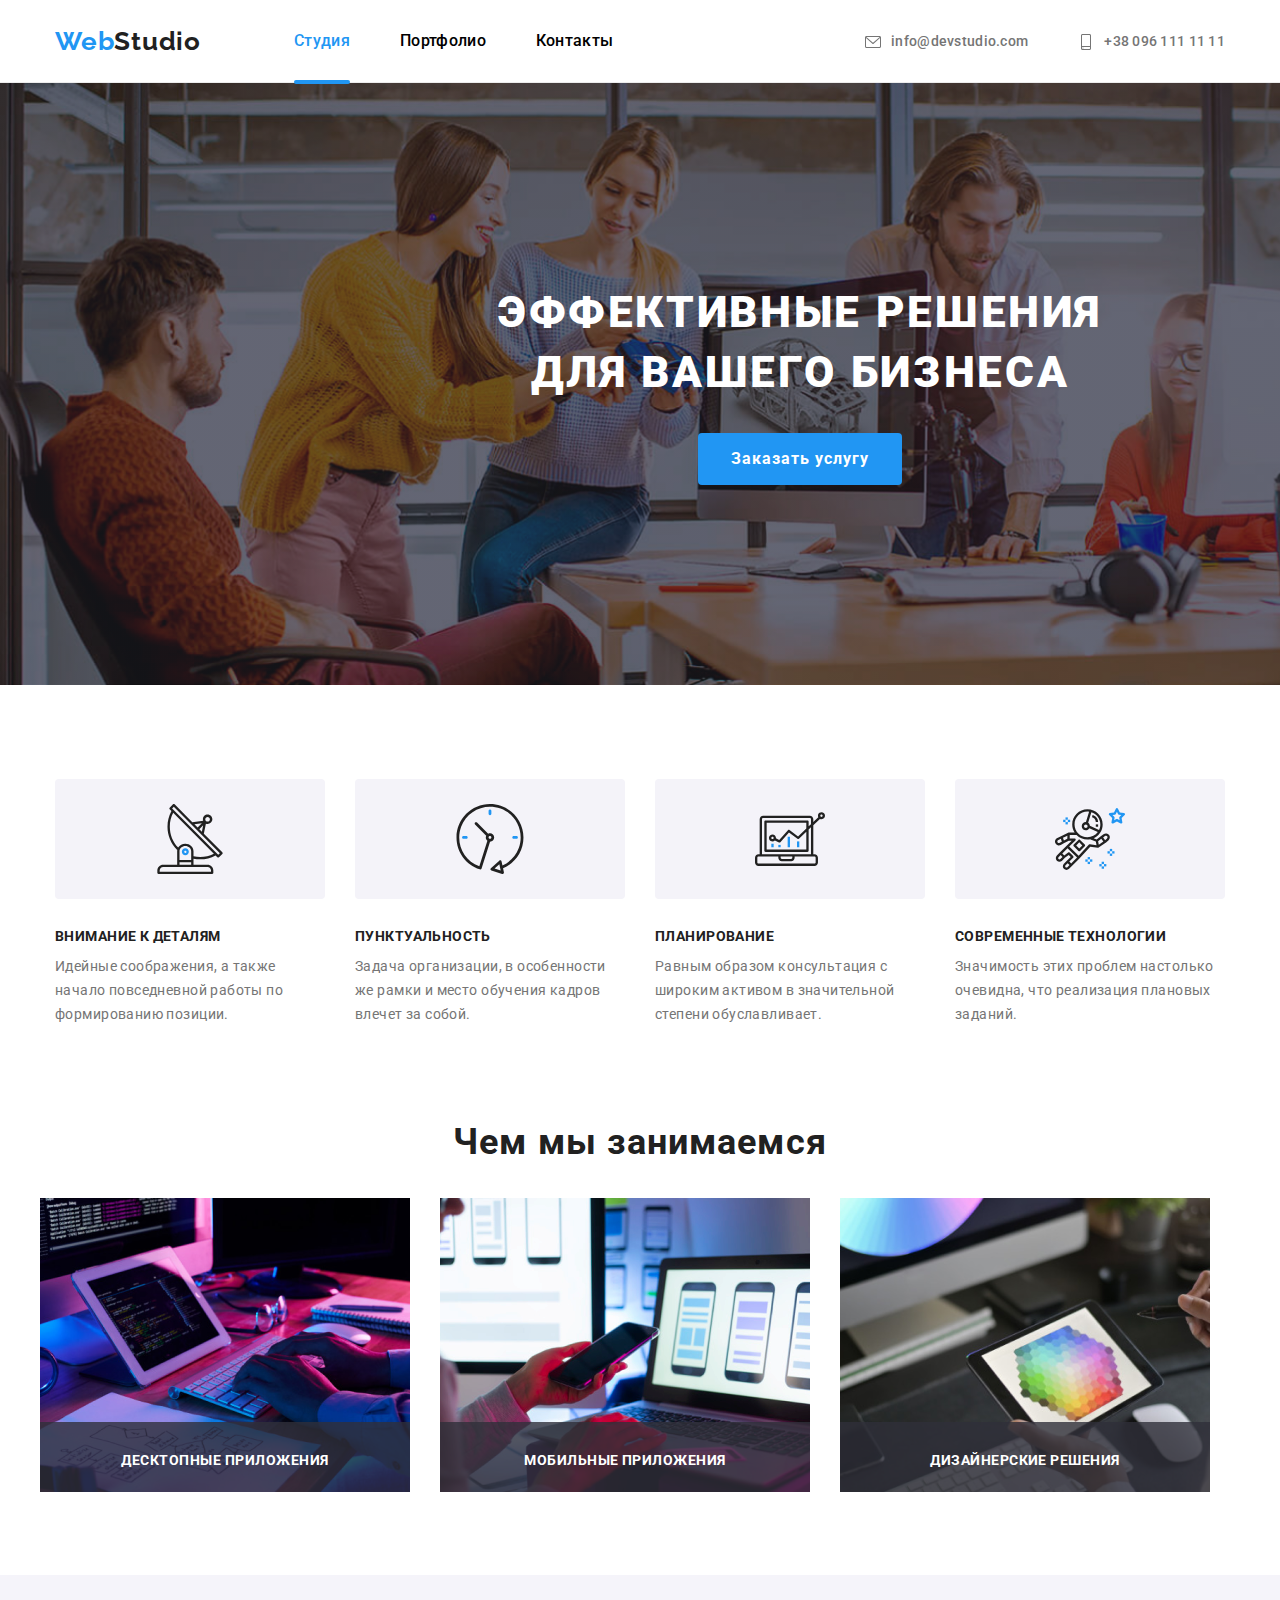
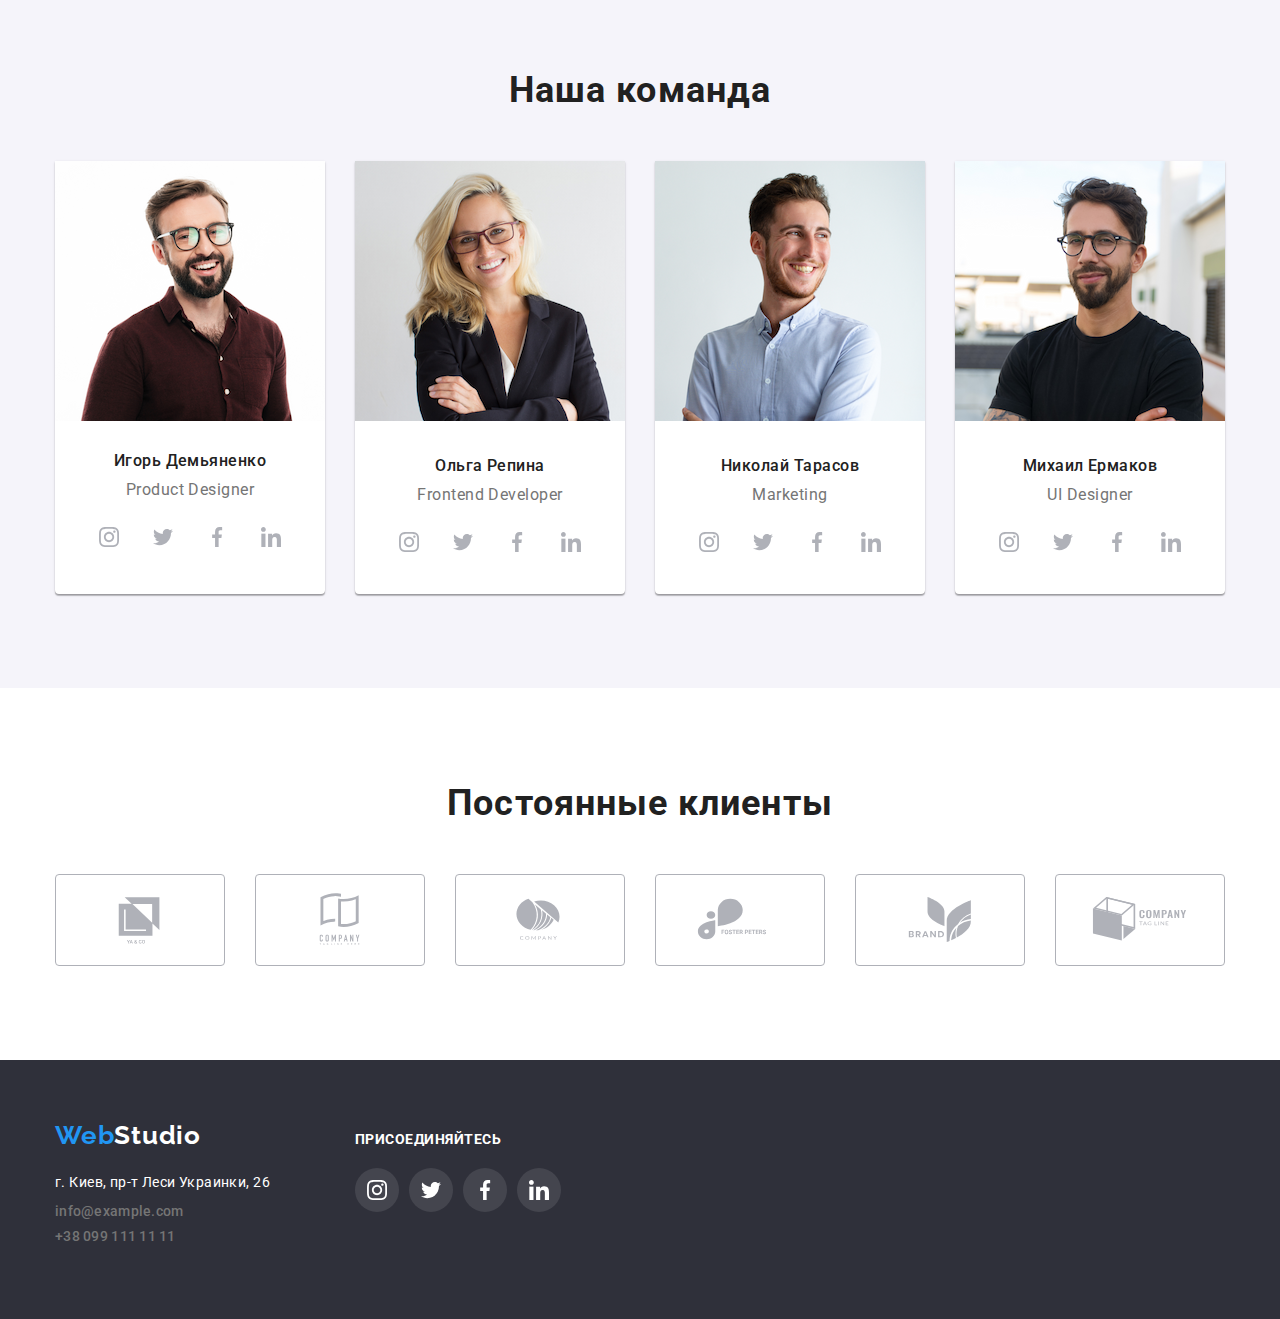
<file: index.html>
<!DOCTYPE html>
<html lang="en">
  <head>
    <meta charset="UTF-8" />
    <meta http-equiv="X-UA-Compatible" content="IE=edge" />
    <meta name="viewport" content="width=device-width, initial-scale=1.0" />
    <title>goit-markup-hw-03</title>
    <link rel="preconnect" href="https://fonts.googleapis.com" />
    <link rel="preconnect" href="https://fonts.gstatic.com" crossorigin />
    <link rel="stylesheet" href="css/normalize.css" />
    <link
      href="https://fonts.googleapis.com/css2?family=Raleway:wght@700&family=Roboto:wght@400;500;700&display=swap"
      rel="stylesheet"
    />
    <link rel="stylesheet" href="css/style.css" />
  </head>
  <body>
    <!--Header-->
    <header class="header">
      <div class="container">
        <nav class="nav-container">
          <a href="./index.html" class="webstudio"
            >Web<span class="color1">Studio</span></a
          >
          <ul class="links">
            <li class="list">
              <a href="index.html" class="work-links active-menu">Студия</a>
            </li>
            <li class="list">
              <a href="portfolio.html" class="work-links">Портфолио</a>
            </li>
            <li class="list"><a href="#" class="work-links">Контакты</a></li>
          </ul>
        </nav>
        <ul class="address">
          <li class="email">
            <a href="mailto:info@devstudio.com" class="contacts">
              <svg class="icon" width="16" height="16">
                <use
                  href="./img-goit-hw-1/svg/symbol-defs.svg#icon-envelope"
                ></use>
              </svg>info@devstudio.com</a
            >
          </li>
          <li>
            <a href="tel:+380961111111" class="contacts">
              <svg class="icon" width="16" height="16">
                <use
                  href="./img-goit-hw-1/svg/symbol-defs.svg#icon-smartphone"
                ></use></svg>+38 096 111 11 11</a
            >
          </li>
        </ul>
      </div>
    </header>

    <!--Main-->
    <main>
      <section class="hero">
        <div class="container">
          <h1 class="effective_decisions">
            Эффективные решения <br />
            для вашего бизнеса
          </h1>
          <button class="button_order_service" type="button" data-modal-open>Заказать услугу</button>
        </div>
      </section>

      <!--Skills-->
      <section class="section">
        <div class="container">
          <ul class="description">
            <li class="skills_list">
              <div class="icon-features">
                <svg width="70" height="70">
                  <use href="./img-goit-hw-1/svg/symbol-defs-pics.svg#icon-antenna"></use>
                </svg>
              </div>
              <h3 class="skills">Внимание к деталям</h3>
              <p class="skill_blocks">
                Идейные соображения, а также начало повседневной работы по
                формированию позиции.
              </p>
            </li>
            <li class="skills_list">
              <div class="icon-features">
                <svg width="70" height="70">
                  <use href="./img-goit-hw-1/svg/symbol-defs-pics.svg#icon-clock"></use>
                </svg>
              </div>
              <h3 class="skills">Пунктуальность</h3>
              <p class="skill_blocks">
                Задача организации, в особенности же рамки и место обучения
                кадров влечет за собой.
              </p>
            </li>
            <li class="skills_list">
              <div class="icon-features">
                <svg width="70" height="70">
                  <use href="./img-goit-hw-1/svg/symbol-defs-pics.svg#icon-diagram"></use>
                </svg>
              </div>
              <h3 class="skills">Планирование</h3>
              <p class="skill_blocks">
                Равным образом консультация с широким активом в значительной
                степени обуславливает.
              </p>
            </li>
            <li class="skills_list">
              <div class="icon-features">
                <svg width="70" height="70">
                  <use href="./img-goit-hw-1/svg/symbol-defs-pics.svg#icon-astronaut"></use>
                </svg>
              </div>
              <h3 class="skills">Современные технологии</h3>
              <p class="skill_blocks">
                Значимость этих проблем настолько очевидна, что реализация
                плановых заданий.
              </p>
            </li>
          </ul>
        </div>
      </section>

      <!--Чем мы занимаемся + 3 картинки-->
      <section class="what_we_are_doing">
        <div class="container">
          <h2 class="tasks">Чем мы занимаемся</h2>
          <ul class="services">
            <li class="img_list">
              <img
                src="img-goit-hw-1/img.png"
                alt="1234"
                width="370"
                height="294"
              />
              <div class="position">
                <p class="position-title">ДЕСКТОПНЫЕ ПРИЛОЖЕНИЯ</p>
              </div>
            </li>
            <li class="img_list">
              <img
                src="img-goit-hw-1/img(1).png"
                alt="1234"
                width="370"
                height="294"
              />
              <div class="position">
                <p class="position-title">МОБИЛЬНЫЕ ПРИЛОЖЕНИЯ</p>
              </div>
            </li>
            <li class="img_list">
              <img
                src="img-goit-hw-1/img(2).png"
                alt="1234"
                width="370"
                height="294"
              />
              <div class="position">
                <p class="position-title">ДИЗАЙНЕРСКИЕ РЕШЕНИЯ</p>
              </div>
            </li>
          </ul>
        </div>
      </section>

      <!--Сотрудники-->
      <section class="section2">
        <div class="container">
          <h2 class="team">Наша команда</h2>
          <ul class="employees">
            <li class="employees-list">
              <img
                class="photo"
                src="img-goit-hw-1/photo1.png"
                alt="1234"
                width="270"
                height="260"
              />
              <div class="details">
                <h3 class="name">Игорь Демьяненко</h3>
                <p class="job">Product Designer</p>
                <ul class="list icon-flex">
                  <li>
                    <a class="icon-team" href="">
                      <svg class="icon-soc" width="20" height="20">
                        <use
                          href="./img-goit-hw-1/svg/symbol-defs.svg#icon-insta"
                        ></use>
                      </svg>
                    </a>
                  </li>
                  <li>
                    <a class="icon-team" href="">
                      <svg class="icon-soc" width="20" height="20">
                        <use
                          href="./img-goit-hw-1/svg/symbol-defs.svg#icon-twitter"
                        ></use>
                      </svg>
                    </a>
                  </li>
                  <li>
                    <a class="icon-team" href="">
                      <svg class="icon-soc" width="20" height="20">
                        <use
                          href="./img-goit-hw-1/svg/symbol-defs.svg#icon-fb"
                        ></use>
                      </svg>
                    </a>
                  </li>
                  <li>
                    <a class="icon-team" href="">
                      <svg class="icon-soc" width="20" height="20">
                        <use
                          href="./img-goit-hw-1/svg/symbol-defs.svg#icon-linkedin"
                        ></use>
                      </svg>
                    </a>
                  </li>
                </ul>
              </div>
            </li>
            <li class="employees-list">
              <img
                src="img-goit-hw-1/photo2.png"
                alt="1234"
                width="270"
                height="260"
              />
              <div class="details">
                <h3 class="name">Ольга Репина</h3>
                <p class="job">Frontend Developer</p>
                <ul class="list icon-flex">
                  <li>
                    <a class="icon-team" href="">
                      <svg class="icon-soc" width="20" height="20">
                        <use
                          href="./img-goit-hw-1/svg/symbol-defs.svg#icon-insta"
                        ></use>
                      </svg>
                    </a>
                  </li>
                  <li>
                    <a class="icon-team" href="">
                      <svg class="icon-soc" width="20" height="20">
                        <use
                          href="./img-goit-hw-1/svg/symbol-defs.svg#icon-twitter"
                        ></use>
                      </svg>
                    </a>
                  </li>
                  <li>
                    <a class="icon-team" href="">
                      <svg class="icon-soc" width="20" height="20">
                        <use
                          href="./img-goit-hw-1/svg/symbol-defs.svg#icon-fb"
                        ></use>
                      </svg>
                    </a>
                  </li>
                  <li>
                    <a class="icon-team" href="">
                      <svg class="icon-soc" width="20" height="20">
                        <use
                          href="./img-goit-hw-1/svg/symbol-defs.svg#icon-linkedin"
                        ></use>
                      </svg>
                    </a>
                  </li>
                </ul>
              </div>
            </li>
            <li class="employees-list">
              <img
                src="img-goit-hw-1/photo3.png"
                alt="1234"
                width="270"
                height="260"
              />
              <div class="details">
                <h3 class="name">Николай Тарасов</h3>
                <p class="job">Marketing</p>
                <ul class="list icon-flex">
                  <li>
                    <a class="icon-team" href="">
                      <svg class="icon-soc" width="20" height="20">
                        <use
                          href="./img-goit-hw-1/svg/symbol-defs.svg#icon-insta"
                        ></use>
                      </svg>
                    </a>
                  </li>
                  <li>
                    <a class="icon-team" href="">
                      <svg class="icon-soc" width="20" height="20">
                        <use
                          href="./img-goit-hw-1/svg/symbol-defs.svg#icon-twitter"
                        ></use>
                      </svg>
                    </a>
                  </li>
                  <li>
                    <a class="icon-team" href="">
                      <svg class="icon-soc" width="20" height="20">
                        <use
                          href="./img-goit-hw-1/svg/symbol-defs.svg#icon-fb"
                        ></use>
                      </svg>
                    </a>
                  </li>
                  <li>
                    <a class="icon-team" href="">
                      <svg class="icon-soc" width="20" height="20">
                        <use
                          href="./img-goit-hw-1/svg/symbol-defs.svg#icon-linkedin"
                        ></use>
                      </svg>
                    </a>
                  </li>
                </ul>
              </div>
            </li>
            <li class="employees-list">
              <img
                src="img-goit-hw-1/photo4.png"
                alt="1234"
                width="270"
                height="260"
              />
              <div class="details">
                <h3 class="name">Михаил Ермаков</h3>
                <p class="job">UI Designer</p>
                <ul class="list icon-flex">
                  <li>
                    <a class="icon-team" href="">
                      <svg class="icon-soc" width="20" height="20">
                        <use
                          href="./img-goit-hw-1/svg/symbol-defs.svg#icon-insta"
                        ></use>
                      </svg>
                    </a>
                  </li>
                  <li>
                    <a class="icon-team" href="">
                      <svg class="icon-soc" width="20" height="20">
                        <use
                          href="./img-goit-hw-1/svg/symbol-defs.svg#icon-twitter"
                        ></use>
                      </svg>
                    </a>
                  </li>
                  <li>
                    <a class="icon-team" href="">
                      <svg class="icon-soc" width="20" height="20">
                        <use
                          href="./img-goit-hw-1/svg/symbol-defs.svg#icon-fb"
                        ></use>
                      </svg>
                    </a>
                  </li>
                  <li>
                    <a class="icon-team" href="">
                      <svg class="icon-soc" width="20" height="20">
                        <use
                          href="./img-goit-hw-1/svg/symbol-defs.svg#icon-linkedin"
                        ></use>
                      </svg>
                    </a>
                  </li>
                </ul>
              </div>
            </li>
          </ul>
        </div>
      </section>
      <section class="clients">
        <div class="container">
          <h2 class="const_clients">Постоянные клиенты</h2>
          <ul class="list icon-flex">
            <li>
              <a class="list clients-box" href="">
                <svg class="icon-client" width="106" height="60">
                  <use href="./img-goit-hw-1/svg/symbol-defs.svg#logo-0"></use>
                </svg>
              </a>
            </li>
            <li>
              <a class="clients-box" href="">
                <svg class="icon-client" width="106" height="60">
                  <use href="./img-goit-hw-1/svg/symbol-defs.svg#logo-1"></use>
                </svg>
              </a>
            </li>
            <li>
              <a class="clients-box" href="">
                <svg class="icon-client" width="106" height="60">
                  <use href="./img-goit-hw-1/svg/symbol-defs.svg#logo-2"></use>
                </svg>
              </a>
            </li>
            <li>
              <a class="clients-box" href="">
                <svg class="icon-client" width="106" height="60">
                  <use href="./img-goit-hw-1/svg/symbol-defs.svg#logo-3"></use>
                </svg>
              </a>
            </li>
            <li>
              <a class="clients-box" href="">
                <svg class="icon-client" width="106" height="60">
                  <use href="./img-goit-hw-1/svg/symbol-defs.svg#logo-4"></use>
                </svg>
              </a>
            </li>
            <li>
              <a class="clients-box" href="">
                <svg class="icon-client" width="106" height="60">
                  <use href="./img-goit-hw-1/svg/symbol-defs.svg#logo-5"></use>
                </svg>
              </a>
            </li>
          </ul>
        </div>
      </section>
    </main>

    <!--Footer-->
    <footer class="footer">
      <div class="container">
        <div class="list footer-flex">
          <div class="footer-box">
        <a href="./index.html" class="webstudio-footer"
          >Web<span class="color2">Studio</span></a
        >
        <address class="adress mail">
          <p class="adress">г. Киев, пр-т Леси Украинки, 26</p>
          <ul>
            <li class="mailto">
              <a href="mailto:info@example.com" class="contacts-footer"
                >info@example.com</a
              >
            </li>
            <li>
              <a href="tel:+380991111111" class="contacts-footer">+38 099 111 11 11</a>
            </li>
          </ul>
        </address>
      </div>
      <div class="footer-box">
        <div>
          <h2 class="join">ПРИСОЕДИНЯЙТЕСЬ</h2>
              <ul class="list icon-join-flex">
                <li class="item">
                  <a class="icon-team" href="">
                    <svg class="icon-join" width="20" height="20">
                      <use href="./img-goit-hw-1/svg/symbol-defs.svg#icon-insta"></use>
                    </svg>
                  </a>
                </li>
                <li class="item">
                  <a class="icon-team" href="">
                    <svg class="icon-join" width="20" height="20">
                      <use href="./img-goit-hw-1/svg/symbol-defs.svg#icon-twitter"></use>
                    </svg>
                  </a>
                </li>
                <li class="item">
                  <a class="icon-team" href="">
                    <svg class="icon-join" width="20" height="20">
                      <use href="./img-goit-hw-1/svg/symbol-defs.svg#icon-fb"></use>
                    </svg>
                  </a>
                </li>
                <li class="item">
                  <a class="icon-team" href="">
                    <svg class="icon-join" width="20" height="20">
                      <use href="./img-goit-hw-1/svg/symbol-defs.svg#icon-linkedin"></use>
                    </svg>
                  </a>
                </li>
              </ul>
            </div>
          </div>
        </div>
      </div>
    </footer>

    <div class="backdrop is-hidden" data-modal>
      <div class="modal">
        <button class="modal-close" data-modal-close>
          <svg class="close-icon">
            <use href="./img-goit-hw-1/svg/close.svg#icon-close"></use>
          </svg>
        </button>
      </div>
    </div>
    <script src="./JS/modal.js"></script>
  </body>
</html>
</file>
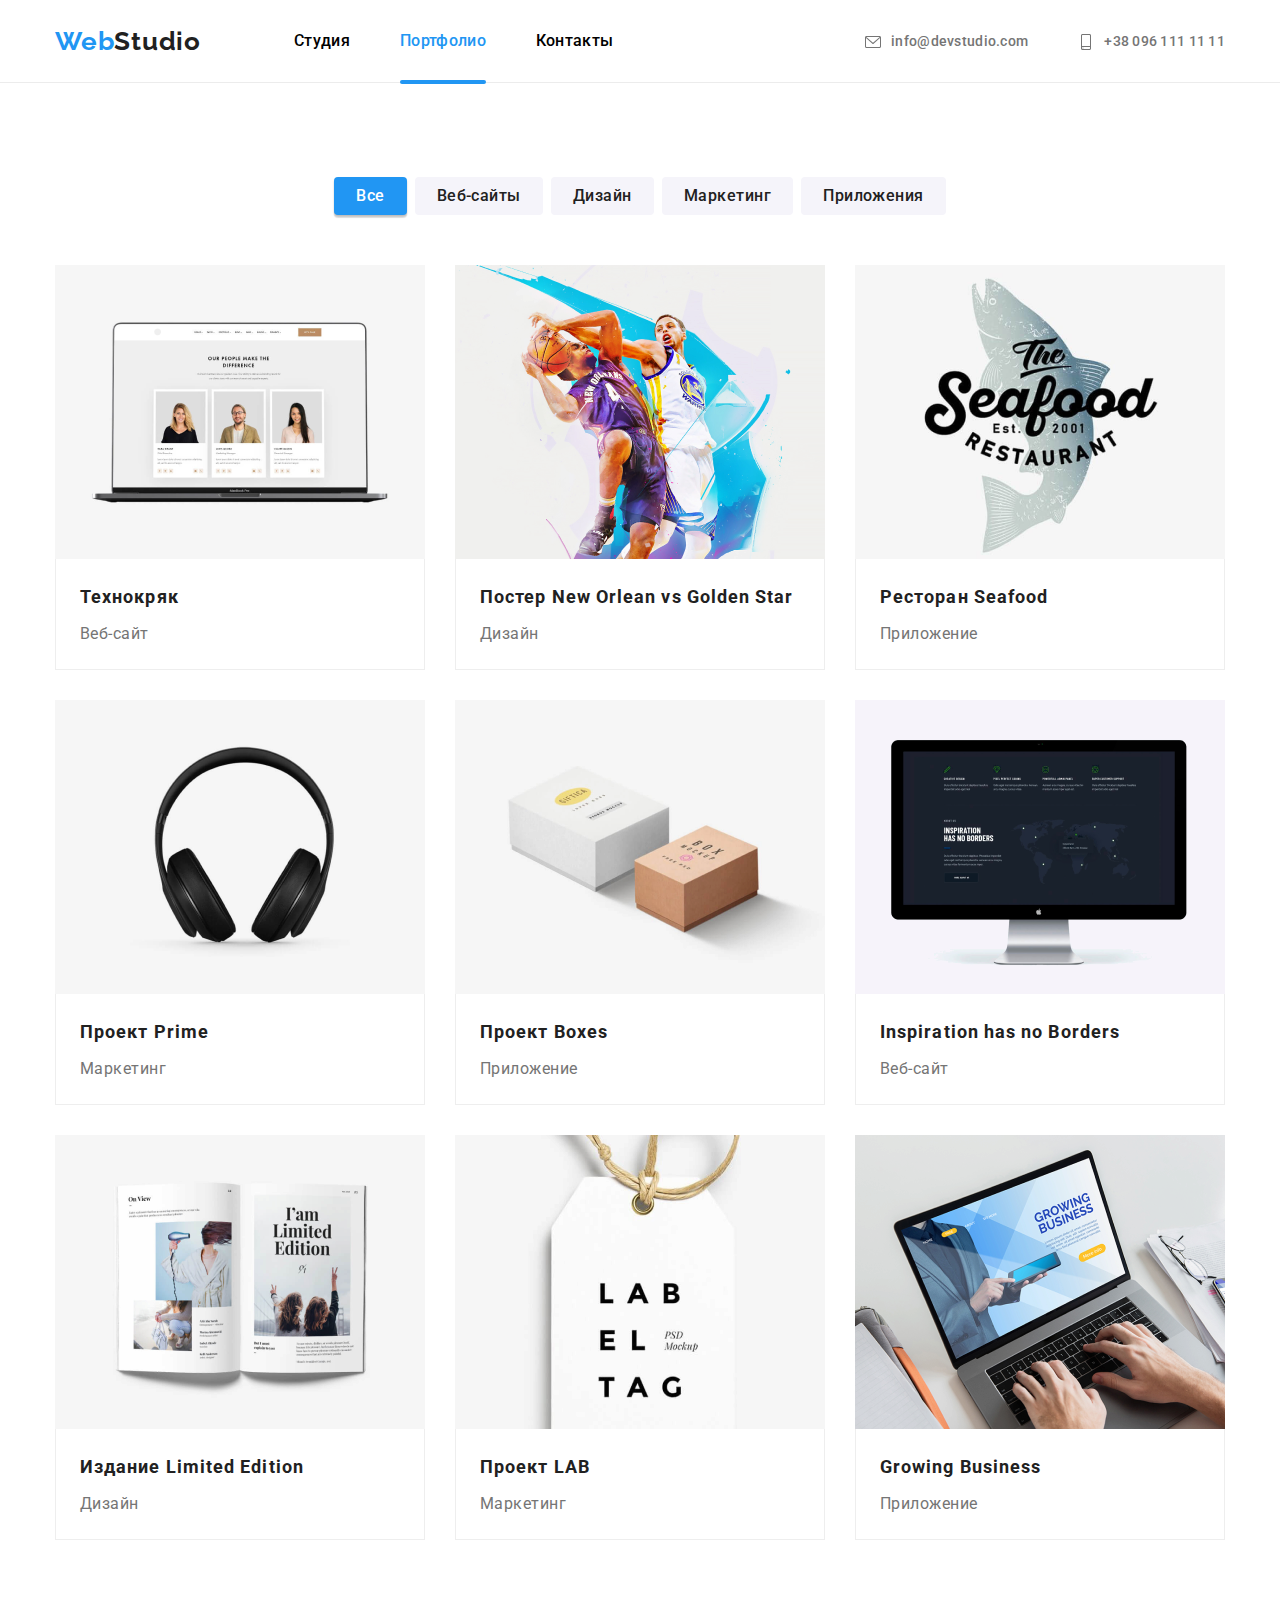
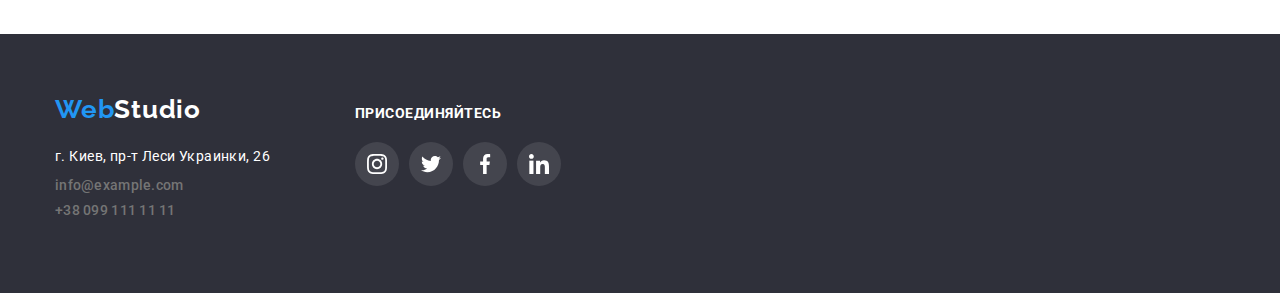
<file: portfolio.html>
<!DOCTYPE html>
<html lang="en">
  <head>
    <meta charset="UTF-8" />
    <meta http-equiv="X-UA-Compatible" content="IE=edge" />
    <meta name="viewport" content="width=device-width, initial-scale=1.0" />
    <title>goit-markup-hw-03</title>
    <link rel="preconnect" href="https://fonts.googleapis.com" />
    <link rel="preconnect" href="https://fonts.gstatic.com" crossorigin />
    <link rel="stylesheet" href="css/normalize.css" />
    <link
      href="https://fonts.googleapis.com/css2?family=Raleway:wght@700&family=Roboto:wght@400;500;700&display=swap"
      rel="stylesheet"
    />
    <link rel="stylesheet" href="css/style.css" />
  </head>
  <body>
    <!--Header-->
    <header class="header">
      <div class="container">
        <nav class="nav-container">
          <a href="./index.html" class="webstudio"
            >Web<span class="color1">Studio</span></a
          >
          <ul class="links">
            <li class="list">
              <a href="index.html" class="work-links">Студия</a>
            </li>
            <li class="list">
              <a href="portfolio.html" class="work-links active-menu"
                >Портфолио</a
              >
            </li>
            <li class="list"><a href="#" class="work-links">Контакты</a></li>
          </ul>
        </nav>
        <ul class="address">
          <li class="email">
            <a href="mailto:info@devstudio.com" class="contacts">
              <svg class="icon" width="16" height="16">
                <use
                  href="./img-goit-hw-1/svg/symbol-defs.svg#icon-envelope"
                ></use>
              </svg>info@devstudio.com</a
            >
          </li>
          <li>
            <a href="tel:+380961111111" class="contacts">
              <svg class="icon" width="16" height="16">
                <use
                  href="./img-goit-hw-1/svg/symbol-defs.svg#icon-smartphone"
                ></use></svg>+38 096 111 11 11</a
            >
          </li>
        </ul>
      </div>
    </header>

    <!--Портфолио-->
    <main>
      <section class="section">
        <div class="container">
          <h1 class="visually-hidden">Zagolovok</h1>
          <!--Кнопки-->
              <ul class="buttons_list nav-port">
                <li class="button_item">
                  <button
                    type="button"
                    class="button_profile_lists active-button"
                  >
                    Все
                  </button>
                </li>
                <li class="button_item">
                  <button type="button" class="button_profile_lists">
                    Веб-сайты
                  </button>
                </li>
                <li class="button_item">
                  <button type="button" class="button_profile_lists">
                    Дизайн
                  </button>
                </li>
                <li class="button_item">
                  <button type="button" class="button_profile_lists">
                    Маркетинг
                  </button>
                </li>
                <li class="button_item">
                  <button type="button" class="button_profile_lists">
                    Приложения
                  </button>
                </li>
              </ul>
            <!--Услуги-->
              <ul class="services section_services_list">
                <li class="port_item">
                  <a class="goods" href="#"
                    >
                    <div class="vnezapno">
                      <img
                      class="port_img_list"
                      src="img-goit-hw-1/tehnokriak.png"
                      alt=""
                      width="370"
                      height="294"
                    />
                    <div class="poster_overlay">
                    <p class="explanation">
                        Технокряк это современная площадка распространения
                        коронавируса. Компании используют эту платформу для
                        цифрового шпионажа и атак на защищённые сервера
                        конкурентов.
                      </p>
                    </div>
                  </div>
                    <div class="port_text">
                      <h2 class="brand">Технокряк</h2>
                      <p class="type">Веб-сайт</p>
                    </div>
                  </a>
                </li>
                <li class="port_item">
                  <a href="#" class="goods">
                    <div class="vnezapno">
                    <img class="port_img_list"
                      src="img-goit-hw-1/Goldn star.png"
                      alt=""
                      width="370"
                      height="294"
                    />
                    <div class="poster_overlay">
                      <p class="explanation">
                          Постер о двух потных мужиках с ненавистью дерущихся за мячик
                        </p>
                      </div>
                    </div>
                    <div class="port_text">
                      <h2 class="brand">Постер New Orlean vs Golden Star</h2>
                      <p class="type">Дизайн</p>
                    </div>
                  </a>
                </li>
                <li class="port_item">
                  <a href="#" class="goods">
                    <div class="vnezapno">
                    <img class="port_img_list"
                      src="img-goit-hw-1/Seafood.png"
                      alt=""
                      width="370"
                      height="294"
                    />
                    <div class="poster_overlay">
                      <p class="explanation">
                          Seafood restaurant - ресторан, в котором вот уже 20 лет подают... кто бы мог подумать... РЫБУ!
                        </p>
                      </div>
                    </div>
                    <div class="port_text">
                      <h2 class="brand">Ресторан Seafood</h2>
                      <p class="type">Приложение</p>
                    </div>
                  </a>
                </li>
                <li class="port_item">
                  <a href="#" class="goods">
                    <div class="vnezapno">
                    <img class="port_img_list"
                      src="img-goit-hw-1/Prime.png"
                      alt=""
                      width="370"
                      height="294"
                    />
                    <div class="poster_overlay">
                      <p class="explanation">
                          Это наушники. А вы что подумали?
                        </p>
                      </div>
                    </div>
                    <div class="port_text">
                      <h2 class="brand">Проект Prime</h2>
                      <p class="type">Маркетинг</p>
                    </div>
                  </a>
                </li>
                <li class="port_item">
                  <a href="#" class="goods">
                    <div class="vnezapno">
                    <img class="port_img_list"
                      src="img-goit-hw-1/Boxes.png"
                      alt=""
                      width="370"
                      height="294"
                    />
                    <div class="poster_overlay">
                      <p class="explanation">
                          Мы для всего найдем подходящую коробку. И для всех, если надо.
                        </p>
                      </div>
                    </div>
                    <div class="port_text">
                      <h2 class="brand">Проект Boxes</h2>
                      <p class="type">Приложение</p>
                    </div>
                  </a>
                </li>
                <li class="port_item">
                  <a href="#" class="goods">
                    <div class="vnezapno">
                    <img class="port_img_list"
                      src="img-goit-hw-1/Inspiration.png"
                      alt=""
                      width="370"
                      height="294"
                    />
                    <div class="poster_overlay">
                      <p class="explanation">
                        Веб-конференция, посвященная тематике пандемии нового глобального вируса InspIRAtioN-21, преодолевающего любые границы.
                        </p>
                      </div>
                    </div>
                    <div class="port_text">
                      <h2 class="brand">Inspiration has no Borders</h2>
                      <p class="type">Веб-сайт</p>
                    </div>
                  </a>
                </li>
                <li class="port_item">
                  <a href="#" class="goods">
                    <div class="vnezapno">
                    <img class="port_img_list"
                      src="img-goit-hw-1/Ltd Edition.png"
                      alt=""
                      width="370"
                      height="294"
                    />
                    <div class="poster_overlay">
                      <p class="explanation">
                          Бестселлер о двух уникальных девушках, которые не умеют пользоваться феном, зато знают как показать цифру 2 пальцами.
                        </p>
                      </div>
                    </div>
                    <div class="port_text">
                      <h2 class="brand">Издание Limited Edition</h2>
                      <p class="type">Дизайн</p>
                    </div>
                  </a>
                </li>
                <li class="port_item">
                  <a href="#" class="goods">
                    <div class="vnezapno">
                    <img class="port_img_list"
                      src="img-goit-hw-1/LAB.png"
                      alt=""
                      width="370"
                      height="294"
                    />
                    <div class="poster_overlay">
                      <p class="explanation">
                          Компания по производству спецбирок для паталогоанатомов и судмедэкспертов.
                        </p>
                      </div>
                    </div>
                    <div class="port_text">
                      <h2 class="brand">Проект LAB</h2>
                      <p class="type">Маркетинг</p>
                    </div>
                  </a>
                </li>
                <li class="port_item">
                  <a href="#" class="goods">
                    <div class="vnezapno">
                    <img class="port_img_list"
                      src="img-goit-hw-1/Growing Business.png"
                      alt=""
                      width="370"
                      height="294"
                    />
                    <div class="poster_overlay">
                      <p class="explanation">
                          "Он честно вырастит!" - сказал Кот Базилио.
                        </p>
                      </div>
                    </div>
                    <div class="port_text">
                      <h2 class="brand">Growing Business</h2>
                      <p class="type">Приложение</p>
                    </div>
                  </a>
                </li>
          </ul>
        </div>
      </section>
    </main>

  <!--Footer-->
  <footer class="footer">
    <div class="container">
      <div class="list footer-flex">
        <div class="footer-box">
      <a href="./index.html" class="webstudio-footer"
        >Web<span class="color2">Studio</span></a
      >
      <address class="adress mail">
        <p class="adress">г. Киев, пр-т Леси Украинки, 26</p>
        <ul>
          <li class="mailto">
            <a href="mailto:info@example.com" class="contacts-footer"
              >info@example.com</a
            >
          </li>
          <li>
            <a href="tel:+380991111111" class="contacts-footer">+38 099 111 11 11</a>
          </li>
        </ul>
      </address>
    </div>
    <div class="footer-box">
      <div>
        <h2 class="join">ПРИСОЕДИНЯЙТЕСЬ</h2>
            <ul class="list icon-join-flex">
              <li class="item">
                <a class="icon-team" href="">
                  <svg class="icon-join" width="20" height="20">
                    <use href="./img-goit-hw-1/svg/symbol-defs.svg#icon-insta"></use>
                  </svg>
                </a>
              </li>
              <li class="item">
                <a class="icon-team" href="">
                  <svg class="icon-join" width="20" height="20">
                    <use href="./img-goit-hw-1/svg/symbol-defs.svg#icon-twitter"></use>
                  </svg>
                </a>
              </li>
              <li class="item">
                <a class="icon-team" href="">
                  <svg class="icon-join" width="20" height="20">
                    <use href="./img-goit-hw-1/svg/symbol-defs.svg#icon-fb"></use>
                  </svg>
                </a>
              </li>
              <li class="item">
                <a class="icon-team" href="">
                  <svg class="icon-join" width="20" height="20">
                    <use href="./img-goit-hw-1/svg/symbol-defs.svg#icon-linkedin"></use>
                  </svg>
                </a>
              </li>
            </ul>
          </div>
        </div>
      </div>
    </div>
  </footer>
</body>
</html>
</file>
<file: css/style.css>
html {
  box-sizing: border-box;
}
*,
*::before,
*::after {
  box-sizing: border-box;
}
:root {
  --main-color: #ffffff;
  --text-color: #212121;
  --accent-color: #2196f3;
  --alt-text-color: #757575;
  --main-bg-color: #f5f4fa;
  --alt-bg-color: #2f303a;
  --icon-color: #afb1b8;
  --bgc-backdrop: #00000033;
  --color-circle-close-icon: #e6e6e6;
  --black: #000000;
  --border: #ffffff1a;
  --box-shadow1: 0px 2px 1px 0px #00000033;
  --box-shadow2: 0px 1px 1px 0px #00000024;
  --box-shadow3: 0px 1px 3px 0px #0000001f;

  --delay: 250ms;
  --time-function: cubic-bezier(0.4, 0, 0.2, 1);
}
svg {
  fill: var(--icon-color);
}
svg:focus
svg:hover {
  fill: var(--main-color)
}
a {
  text-decoration: none;
  color: inherit;
}
address {
  font-style: inherit;
}
button {
  border: none;
  outline: none;
  background-color: none;
  color: none;
  font-family: inherit;
}
ul {
  list-style: none;
  margin: 0px;
  padding: 0px;
}
section {
  padding: 94px 0;
}
img {
  margin: 0px;
  padding: 0px;
}
body {
  font-family: Roboto, sans-serif;
  background-color: var(--main-color);
  letter-spacing: 0.03em;
  margin: 0px;
}
.webstudio {
  font-family: Raleway;
  font-size: 26px;
  font-weight: 700;
  line-height: 1.2;
  letter-spacing: 0.03em;
  padding: 24px 0px;
  text-decoration: none;
  text-align: left;
  color: var(--accent-color);
}
.color1 {
  color: var(--text-color);
}
.color2 {
  color: var(--main-color);
}
/*Ingeneral container*/
.container {
  width: 1200px;
  margin: 0 auto;
  padding: 0px 15px;
}
.header {
  border-bottom: 1px solid rgba(236, 236, 236, 1);
}
/*header container*/
.header .container {
  display: flex;
  align-items: baseline;
  justify-content: space-between;
}
.header {
  left: 0px;
  top: 0px;
  background: var(--main-color);
}
.visually-hidden {
  position: absolute;
  width: 1px;
  height: 1px;
  margin: -1px;
  border: 0;
  padding: 0;
  white-space: nowrap;
  clip-path: inset(100%);
  clip: rect(0 0 0 0);
  overflow: hidden;
}
/*nav container*/
.nav-container {
  display: flex;
  align-items: center;
}
/*studia nav*/
.links {
  display: flex;
  margin-left: 93px;
}
.links .list:not(:last-child) {
  margin-right: 50px;
}
.links .work-links .contacts {
  display: block;
  padding-top: 32px;
  padding-bottom: 32px;
  font-weight: 500;
  font-family: Roboto;
  line-height: 1.14;
  letter-spacing: 0.02em;
  color: var(--text-color);
}
.links .work-links {
  font-weight: 500;
  font-family: Roboto;
  padding-top: 32px;
  padding-bottom: 32px;
  line-height: 1.14;
  letter-spacing: 0.02em;
}
.work-links {
  display: block;
  transition: color 2500ms cubic-bezier(0.4, 0, 0.2, 1);}
.active-menu {
  color: var(--accent-color);
}
.work-links .contacts {
  font-size: 14px;
  text-decoration: none;
  text-align: left;
}
.links .work-links:hover,
.links .work-links:focus {
  color: var(--accent-color);
}
/*address*/
.address .work-links:not(:last-child) {
  margin-right: 30px;
}
.address {
  display: flex;
  list-style-type: none;
  font-weight: 500;
  font-size: 14px;
  line-height: 1.14;
  letter-spacing: 0.02em;
  color: var(--alt-text-color);
}
.email {
  margin-right: 50px;
}
.contacts {
  display: flex;
  list-style-type: none;
  padding: 32px 0;
  font-weight: 500;
  font-style: normal;
  font-size: 14px;
  line-height: 1.14;
  letter-spacing: 0.02em;
  text-decoration: none;
  color: var(--alt-text-color);
  transition: color 2500ms cubic-bezier(0.4, 0, 0.2, 1);
}
.icon {
  margin-right: 10px;
  fill: currentColor;
}
.contacts:hover,
.contacts:focus {
  color: var(--accent-color);
}
/*index*/
/*1st section*/
.hero {
  padding-top: 200px;
  padding-bottom: 200px;
  text-align: center;
  background: var(--alt-bg-color);
  background-image: linear-gradient(
  rgba(47, 48, 58, 0.4),
  rgba(47, 48, 58, 0.4)
  ),
  url('../img-goit-hw-1/overlay.png');
  background-repeat: no-repeat;
  background-position: center;
  background-size: cover;
  text-align: center;
  width: 1600px;
  margin: 0 auto;
}
.effective_decisions {
  margin-top: 0px;
  margin-bottom: 30px;
  font-weight: 900;
  font-size: 44px;
  line-height: 1.36;
  letter-spacing: 0.06em;
  text-align: center;
  text-transform: uppercase;
  color: var(--main-color);
}
.button_order_service {
  display: inline-block;
  border: 1px solid transparent;
  border-radius: 4px;
  padding: 10px 32px;
  min-width: 200px;
  min-height: 50px;
  font-weight: 700;
  font-size: 16px;
  line-height: 1.88;
  letter-spacing: 0.06em;
  text-align: center;
  align-items: center;
  color: var(--main-color);
  background-color: var(--accent-color);
  cursor: pointer;

  transition-property: background-color;
  transition-duration: 2500ms;
  transition-timing-function: cubic-bezier(0.4, 0, 0.2, 1);
}
/*SKILLS*/
.icon-features {
  width: 270px;
  height: 120px;
  background-color: #f4f3f9;
  border-radius: 4px;
  display: flex;
  justify-content: center;
  align-items: center;
  margin-bottom: 30px;
}
.description {
  display: flex;
  align-items: center;
}
.description .skills_list {
  display: block;
  margin: 0 auto;
}
.skills_list {
  display: flex;
  background-color: var(--main-color);
  border-radius: 4px;
  margin-bottom: 30px;
}
.skills_list:not(:last-child) {
  margin-right: 30px;
}
.skills {
  margin-top: 0;
  margin-bottom: 10px;
  font-weight: bold;
  font-size: 14px;
  line-height: 1.14;
  letter-spacing: 0.03em;
  text-transform: uppercase;
  color: var(--text-color);
}
.skill_blocks {
  width: 270px;
  font-size: 14px;
  line-height: 1.71;
  margin-top: 0px;
  margin-bottom: 0px;
  letter-spacing: 0.03em;
  color: var(--alt-text-color);
}

/*Чем мы занимаемся*/
.what_we_are_doing {
  padding-top: 0;
}
.tasks,
.team,
.const_clients {
  margin-top: 0px;
  margin-bottom: 50px;
  font-weight: bold;
  font-size: 36px;
  line-height: 1.17;
  text-align: center;
  letter-spacing: 0.03em;
  color: var(--text-color);
}
.services {
  display: flex;
  margin: -15px;
}
.img_list:not(:last-child) {
  margin-right: 30px;
}
.img_list {
  position: relative;
}
.position {
  display: block;
  width: 370px;
  height: 70px;
  text-align: center;
  position: absolute;
  bottom: 4px;
  transform: translate(0%, 0%);
  background-color: var(--alt-bg-color);
  background: rgba(47, 48, 58, 0.8);
  color: var(--main-color);
}
.position-title {
  display: flex;
  transform: translate(0%, 100%);
  text-align: center;
  justify-content: center;
  font-family: Roboto;
  font-weight: 700;
  font-size: 14px;
  line-height: 1.142;
}
/*Employees*/
.section2 {
  background: var(--main-bg-color);
  padding-top: 94px;
}
.employees {
  display: flex;
}
.photo {
  display: block;
  max-width: 100%;
  height: auto;
}
.details {
  padding: 30px 32px;
}
.employees-list:not(:last-child) {
  margin-right: 30px;
}
.employees-list {
  background-color: var(--main-color);
  box-shadow: 0px 1px 3px rgba(0, 0, 0, 0.12), 0px 1px 1px rgba(0, 0, 0, 0.14),
    0px 2px 1px rgba(0, 0, 0, 0.2);
  border-radius: 0px 0px 4px 4px;
}
.name {
  margin-top: 0px;
  margin-bottom: 10px;
  font-weight: 500;
  font-size: 16px;
  line-height: 1.187;
  text-align: center;
  letter-spacing: 0.03em;
  color: var(--text-color);
}
.job {
  margin-top: 0px;
  margin-bottom: 16px;
  font-weight: 400;
  font-size: 16px;
  line-height: 1.187;
  text-align: center;
  letter-spacing: 0.03em;
  color: var(--alt-text-color);
}
/*Соцсети*/
.icon-flex {
  display: flex;
  justify-content: space-between;
}
.icon-team {
  display: flex;
  justify-content: center;
  align-items: center;
  height: 44px;
  width: 44px;
  transition-property: background-color;
  transition-duration: 2500ms;
  transition-timing-function: cubic-bezier(0.4, 0, 0.2, 1);
}
.icon-team:hover .icon-soc,
.icon-team:focus .icon-soc {
  fill: var(--main-color);
}
.icon-soc {
  fill: var(--icon-color);
  transition-property: background-color, color;
  transition-duration: 2500ms;
  transition-timing-function: cubic-bezier(0.4, 0, 0.2, 1);
}
.icon-team:hover,
.icon-team:focus {
  color: var(--main-color);
  background-color: var(--accent-color);
  border-radius: 50%;
}
/* Постоянные клиенты */
.clients {
  padding-top: 94px;
  padding-bottom: 94px;
}
.clients-box {
  display: flex;
  align-items: center;
  justify-content: center;
  height: 92px;
  width: 170px;
  border: 1px solid var(--icon-color);
  box-sizing: border-box;
  border-radius: 4px;

  transition-property: fill, border;
  transition-duration: 2500ms;
  transition-timing-function: cubic-bezier(0.4, 0, 0.2, 1);
}
.clients-box:hover,
.clients-box:focus {
  border-color: var(--accent-color);
}
.icon-client {
  fill: var(--icon-color);
  transition-property: background-color, fill;
  transition-duration: 2500ms;
  transition-timing-function: cubic-bezier(0.4, 0, 0.2, 1);
}
.clients-box:hover .icon-client,
.clients-box:focus .icon-client {
  fill: var(--accent-color);
}
/*Portfolio*/
/*Buttons*/
.buttons_list {
  display: flex;
  justify-content: center;
}
.nav-port {
  display: flex;
  margin-bottom: 50px;
  justify-content: center;
}
.buttons_list .button_item:not(:last-child) {
  margin-right: 8px;
}
.button_profile_lists {
  padding: 6px 22px;
  border-radius: 4px;
  border: none;
  font-weight: 500;
  font-size: 16px;
  line-height: 1.625;
  text-align: center;
  letter-spacing: 0.03em;
  color: var(--text-color);
  background: var(--main-bg-color);

  transition-property: background-color, color, box-shadow;
  transition-duration: 2500ms;
  transition-timing-function: cubic-bezier(0.4, 0, 0.2, 1);
  cursor: pointer;
}
.active-button {
  color: var(--main-color);
  background: var(--accent-color);

  box-shadow: 0px 3px 1px rgba(0, 0, 0, 0.1), 0px 1px 2px rgba(0, 0, 0, 0.08),
  0px 2px 2px rgba(0, 0, 0, 0.12);
  border-radius: 4px;
}
.button_profile_lists:hover,
.button_profile_lists:focus {
  color: var(--main-color);
  background: var(--accent-color);

  box-shadow: 0px 3px 1px rgba(0, 0, 0, 0.1), 0px 1px 2px rgba(0, 0, 0, 0.08),
  0px 2px 2px rgba(0, 0, 0, 0.12);
  border-radius: 4px;
}
/*Services*/
.services .port_item:hover,
.services .port_item:focus {
  box-shadow: 0px 3px 1px rgba(0, 0, 0, 0.1), 0px 1px 2px rgba(0, 0, 0, 0.08),
  0px 2px 2px rgba(0, 0, 0, 0.12);
  border-radius: 4px;
}
.section_services_list {
  display: flex;
  width: 1200px;
}
.poster_overlay {
  position: absolute;
  top: 0;
  left: 0;
  transform: translateY(101%);
  transition: transform var(--delay) var(--time-function);
  display: inline-block;
  width: 100%;
  height: 100%;
  padding: 63px 24px;
  background-color: var(--accent-color);
  opacity: 0.9;
  transition: 2500ms cubic-bezier(0.4, 0, 0.2, 1);
}
.explanation {
    font-weight: 400;
    font-size: 18px;
    line-height: 1.556;
    letter-spacing: 0.03em;
    color: var(--main-color);
}
.goods {
  display: block;
  margin: 0;
  padding: 0;
  list-style: none;
  text-decoration: none;
  transition-property: box-shadow;
  transition-duration: 2500ms;
  transition-timing-function: cubic-bezier(0.4, 0, 0.2, 1);
}
.goods:hover .poster_overlay,
.goods:focus .poster_overlay {
  transform: translateY(0);
}
.goods:hover,
.goods:focus {
  box-shadow: 0px 3px 1px rgba(0, 0, 0, 0.1), 0px 1px 2px rgba(0, 0, 0, 0.08),
  0px 2px 2px rgba(0, 0, 0, 0.12);
}
.port_item {
  width: 370px;
  margin: 15px;
  flex-basis: calc((100% - 3 * 30px) / 3);
}
.services {
  display: flex;
  flex-wrap: wrap;
}
.vnezapno {
 position: relative;
 overflow: hidden;
}
.port_img_list {
  width: 370px;
  display: block;
  height: auto;
  max-width: 100%;
}
.port_text {
  padding: 20px 24px;
  border-left: 1px solid #eeeeee;
  border-bottom: 1px solid #eeeeee;
  border-right: 1px solid #eeeeee;
}
.brand {
  margin-top: 0;
  margin-bottom: 4px;
  font-size: 18px;
  line-height: 2;
  letter-spacing: 0.06em;
  color: var(--text-color);
}
.type {
  margin-top: 0;
  margin-bottom: 0;
  font-size: 16px;
  line-height: 1.875;
  letter-spacing: 0.03em;
  color: var(--alt-text-color);
}
/*Footer*/
.footer {
  padding-top: 60px;
  padding-bottom: 60px;
  background-color: var(--alt-bg-color);
  color: var(--main-color);
  left: 0px;
}
.webstudio-footer {
  font-family: Raleway;
  font-size: 26px;
  font-weight: 700;
  line-height: 1.2;
  letter-spacing: 0.03em;

  text-decoration: none;
  text-align: left;
  color: var(--accent-color);
}
.adress {
  font-size: 14px;
  margin-top: 20px;
  margin-bottom: 9px;
  line-height: 1.71;
  font-style: normal;
  letter-spacing: 0.03em;
  color: var(--main-color);
}
.mail {
  margin-top: 0;
  margin-bottom: 14px;
}
.mailto {
  margin-bottom: 9px;
}
.contacts-footer {
  display: flex;
  list-style-type: none;
  font-weight: 500;
  font-style: normal;
  font-size: 14px;
  line-height: 1.14;
  letter-spacing: 0.02em;
  margin-bottom: 9px;
  text-decoration: none;
  color: var(--alt-text-color);
  transition: color 2500ms cubic-bezier(0.4, 0, 0.2, 1);
}
.contacts-footer:hover,
.contacts-footer:focus {
  color: var(--accent-color);
}
/*Присоединяйтесь*/
.footer-flex {
  align-items: baseline;
  display: flex;
}
.footer-box {
  width: 270px;
}
.footer-box:not(:last-child) {
  margin-right: 30px;
}
.join {
  font-size: 14px;
  line-height: 1.14;
  color: var(--main-color);
  margin-top: 0;
  margin-bottom: 20px;
}
.icon-join-flex {
  display: flex;
  color: var(--main-color);
}
.icon-join-flex .icon-team {
  background-color: rgba(255, 255, 255, 0.1);
  border-radius: 50%;
}
.item .icon-team:hover,
.item .icon-team:focus {
  background-color: var(--accent-color);
}
.icon-join {
  fill: var(--main-color);
}
.icon-join-flex .item:not(:last-child) {
  margin-right: 10px;
}
/*Подчеркивание*/
.active-menu {
  position: relative;
}
.active-menu::after {
  position: absolute;
  left: 0;
  bottom: 0;
  transform: translateY(calc(100% - 2px));
  display: block;
  width: 100%;
  height: 4px;
  content: '';
  background-color: var(--accent-color);
  border-radius: 2px;
}
/*Backdrop*/
.backdrop {
  position: fixed;
  top: 0;
  left: 0;
  width: 100%;
  height: 100%;
  background-color: var(--bgc-backdrop);
  transition: all 2500ms cubic-bezier(0.4, 0, 0.2, 1);
}
.backdrop.is-hidden {
  opacity: 0;
  pointer-events: none;
}
/*Modal*/
.modal {
  position: absolute;
  top: 50%;
  left: 50%;
  transform: translate(-50%, -50%);
  min-width: 528px;
  min-height: 581px;
  border-radius: 4px;

  background-color: var(--main-color);
  box-shadow: var(--box-shadow1), var(--box-shadow2), var(--box-shadow3);
}
.modal-close {
  display: block;
  position: absolute;
  top: 8px;
  right: 8px;
  width: 30px;
  height: 30px;
  border-radius: 50%;
  border: 1px solid var(--border);
  fill: var(--black);
  background-color: var(--main-color);
  }
.close-icon {
  padding-right: 8px;
  width: 30px;
  height: 30px;
}
</file>
